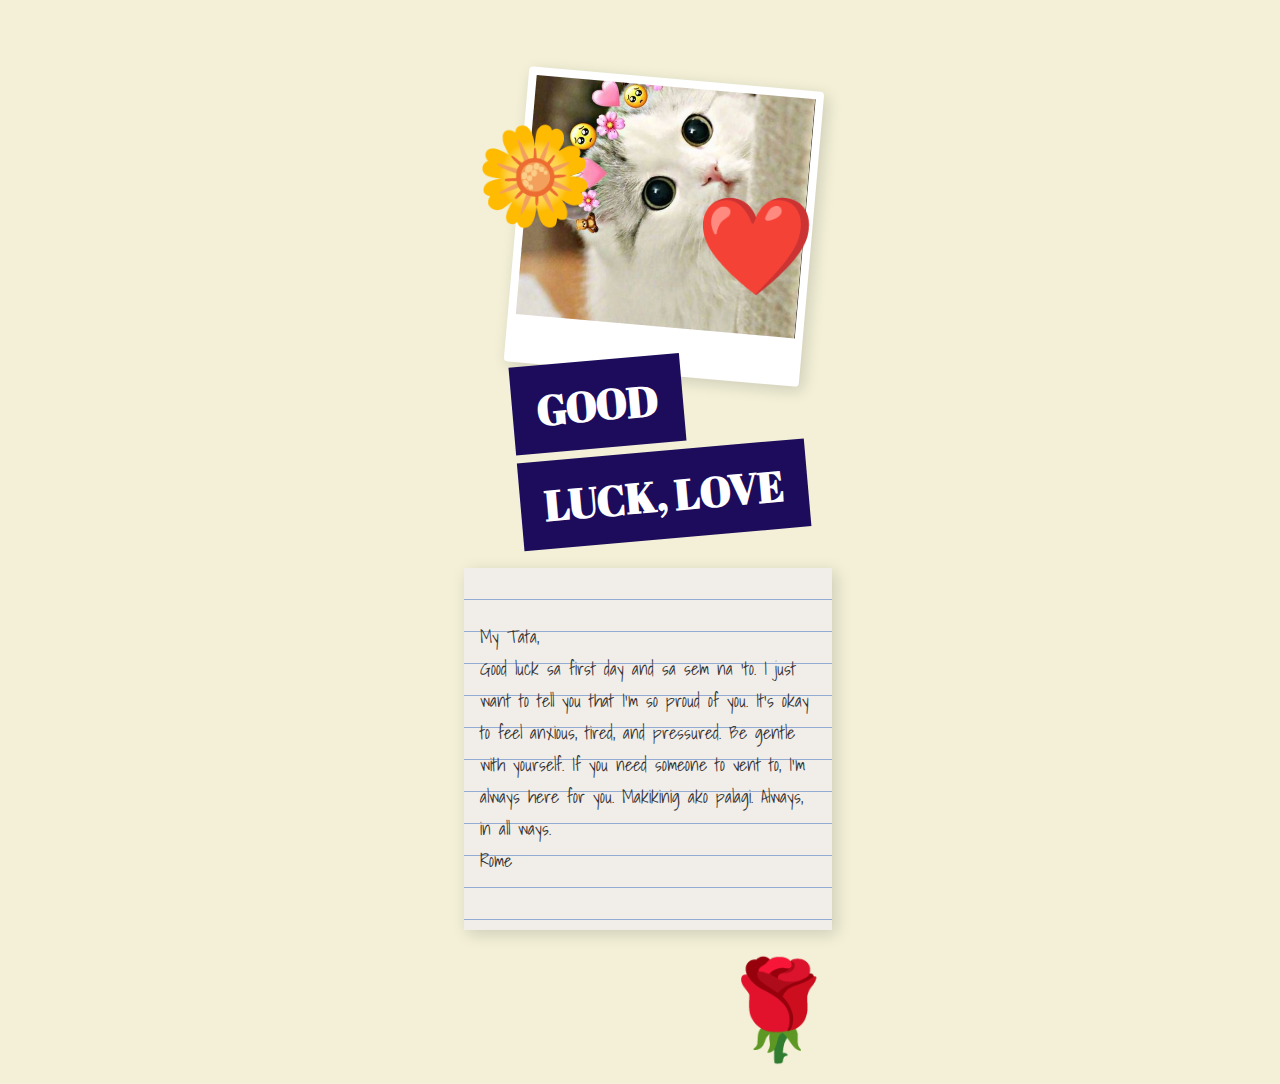
<file: index.html>
<!DOCTYPE html>
<html lang="en">
<head>
    <meta charset="UTF-8">
    <meta http-equiv="X-UA-Compatible" content="IE=edge">
    <meta name="viewport" content="width=device-width, initial-scale=1.0">
    <link rel="stylesheet" href="letter.css">
    <title>To Agatha </title>
    <link rel="icon" href="love-letter.png">
</head>
<body>
    <div class="bday-card">
  
        <!-- Top part of the card: image + decorations -->
        <div class="bday-decor--container">
      
          <div class="bday-pic "> 
            <img src="cat.jpg"></div>
      
          <p class="bday-decor bday-decor--top-right float">❤️</p>
          <p class="bday-decor bday-decor--top-left spin">🌼</p>
      
        </div> 
      
      
        <!-- Banner --> 
        <h1 class="bday-banner">
          <span>Good</span> <span>Luck, Love</span>
        </h1> 
      
         <!-- Message + decoration -->
        <div class="bday-message bday-message--paper">
          <p>My Tata, <br>Good luck sa first day and sa sem na 'to. I just want to tell you that I'm so proud of you. It's okay to feel anxious, tired, and pressured. Be gentle with yourself. If you need someone to vent to, I'm always here for you. Makikinig ako palagi. Always, in all ways.<br> Rome</p> 
          <p class="bday-decor bday-decor--bottom-right zoom-left-in-out">🌹</p>
        </div>
      
      </div>
            
</body>
</html>
</file>
<file: letter.css>
@import url('https://fonts.googleapis.com/css2?family=Abril+Fatface&display=swap'); 
@import url('https://fonts.googleapis.com/css?family=Shadows+Into+Light&display=swap');

/* Defining the theme for the card: colors, fonts, spacing. 
This uses CSS variables - so you only have to change the colors in one place */ 
:root {
  /* The color for your card background and background pattern */ 
  --background: #F3F0D7;
  --background-decor: #DBD0C0;
  

  /* Colors for the elements on your card */ 
  --banner-bg: #1C0C5B;
  --banner-txt: white;

  /* Message area colors */ 
  --message-bg: #F1EDE9;
  --message-line: #94ACD4;
  --message-txt: #333333;

  /* Fonts */ 
  --font-banner: 'Abril Fatface', cursive;
  --font-text: 'Shadows Into Light', cursive;

  /* Space and other details */
  --space: 16px;
  --space-xsm: 4px;
  --space-sm: 8px;
  --space-lg: 24px;
  --space-xlg: 48px;
}

/* Base template configurations */ 
body {
  min-height: 100vh;
  width: 100vw;
  display: flex;
  justify-content: center;
  overflow-x: hidden;

  /* background color - here we are using the variable we created earlier! */ 
  background-color: var(--background);

  /* background pattern - remove the lines below and paste the new code if you want to use a different style */ 
 
  background-size: 30px 30px;
  background-position: 0 0, 15px 15px;

}

.bday-card {
  max-width: 420px;
  height: 100%;
  padding-top: var(--space-lg);
  display: flex;
  align-items: center;
  justify-content: center;
  flex-direction: column;
  position: relative;
}

.bday-pic {
  display: flex;
  align-items: center;
  justify-content: center;
  width: 280px;
  height: 240px;
  padding: var(--space-sm) var(--space-sm) var(--space-xlg);
  background: white;
  border-radius: 4px;
  box-shadow: var(--space-xsm) var(--space-xsm) 15px rgba(0,0,0, .15);

  /* Edit the Translate property below to adjust the position of your picture */ 
  transform: rotate(5deg) translate(20px, 45px);
}

.bday-pic img {
  width: 100%;
  height: 100%;
  object-fit: cover;
}

.bday-decor--container {
  position: relative;
}

.bday-banner {
  display: flex;
  flex-direction: column;
  align-items: baseline;
  font-size: 42px;
  z-index: 1;

  /* Play around with those properties to change your banner styling */ 
  color: var(--banner-txt);
  font-family: var(--font-banner);
  text-transform: uppercase;
  transform: rotate(-5deg);
  gap: var(--space-sm) 0;
}

.bday-banner span {
  background: var(--banner-bg);
  padding: var(--space) var(--space-lg);
  flex-grow: 0;
}

.bday-banner span:nth-child(2) {
  margin-left: var(--space-lg);
}


.bday-message {
  max-width: 80%;
  padding: 35px var(--space);
  font-family: var(--font-text);
  font-size: 18px;
  line-height: 32px;
  color: var(--message-txt);
  background-color: var(--message-bg);
}

/* Paper */
.bday-message--paper {
  background: repeating-linear-gradient(var(--message-bg), var(--message-bg) 31px, var(--message-line) 31px, var(--message-line) 32px);
  box-shadow: var(--space-xsm) var(--space-xsm) 15px rgba(0,0,0, .15);
}
/* End - Paper */

/* Block right */
.bday-message--block-right {
  position: relative;
}

.bday-message--block-right::before {
  content: "";
  width: 100vw;
  height: 100%;
  position: absolute;
  right: 0;
  top: 0;
  bottom: 0;
  background: var(--paper);
  z-index: -1;
}
/* End - Block right */

/* Block left */
.bday-message--block-left {
  position: relative;
}

.bday-message--block-left::before {
  content: "";
  width: 100vw;
  height: 100%;
  position: absolute;
  left: 0;
  top: 0;
  bottom: 0;
  background: var(--paper);
  z-index: -1;
}
/* End - Block left */


.bday-decor {
  /* Emojis are text - so here we are setting a font-size to make them bigger */ 
  font-size: 96px;
}

/* Positioning for the emojis - play around with the values to change the placement of your decorations */ 
.bday-decor--top-right { 
  position: absolute;
  bottom: -70px;
  right: -20px;
}

.bday-decor--top-left {
  position: absolute;
  bottom: 0px;
  left: -25px;
}

.bday-decor--bottom-right {
  position: absolute; 
  right: 20px;
}

/* Animations */ 

/* Here we designate an specific animation to an specific element using a class. We have a defined name, time and iteration-count for each animation. We can also define the origin point from which the animation will happen - the default is the center. */  
.zoom-left-in-out {
  animation-name: zoom-left-in-out;
  animation-duration: 1.75s;
  animation-iteration-count: infinite;
  transform-origin: left bottom;
}

/* Here we specify what will change on the element when they animate */ 
@keyframes zoom-left-in-out {
  /* Animation will start and end with the same settings */ 
  0%, 100% {
    transform: scale(0.95) rotate(2deg);
  }

  /* Animation will reach those settings 50% into the duration time we set on the declaration */
  50% {
    transform: scale(1) rotate(-2deg);
  }
}

/* pulse */ 
.pulse {
  animation-name: pulse;
  animation-duration: 1.3s;
  animation-iteration-count: infinite;
}

@keyframes pulse {
  0%, 100% {
    transform: scale(0.9);
  }

  50% {
    transform: scale(1);
  }
}
/* pulse - End */

/* float */ 
.float {
  animation-name: float;
  animation-duration: 1.9s;
  animation-iteration-count: infinite;
}

@keyframes float {
  0%, 100% {
    transform: translateY(0px);
  }
  50% {
    transform: translateY(10px);
  }
}
/* float - End */

/* spin */ 
.spin {
  animation-name: spin;
  animation-duration: 3s;
  animation-iteration-count: infinite;
  animation-timing-function: linear; 
}

@keyframes spin {
  from {
    transform: rotate(0);
  }
  to {
    transform: rotate(360deg);
  }
}
</file>
